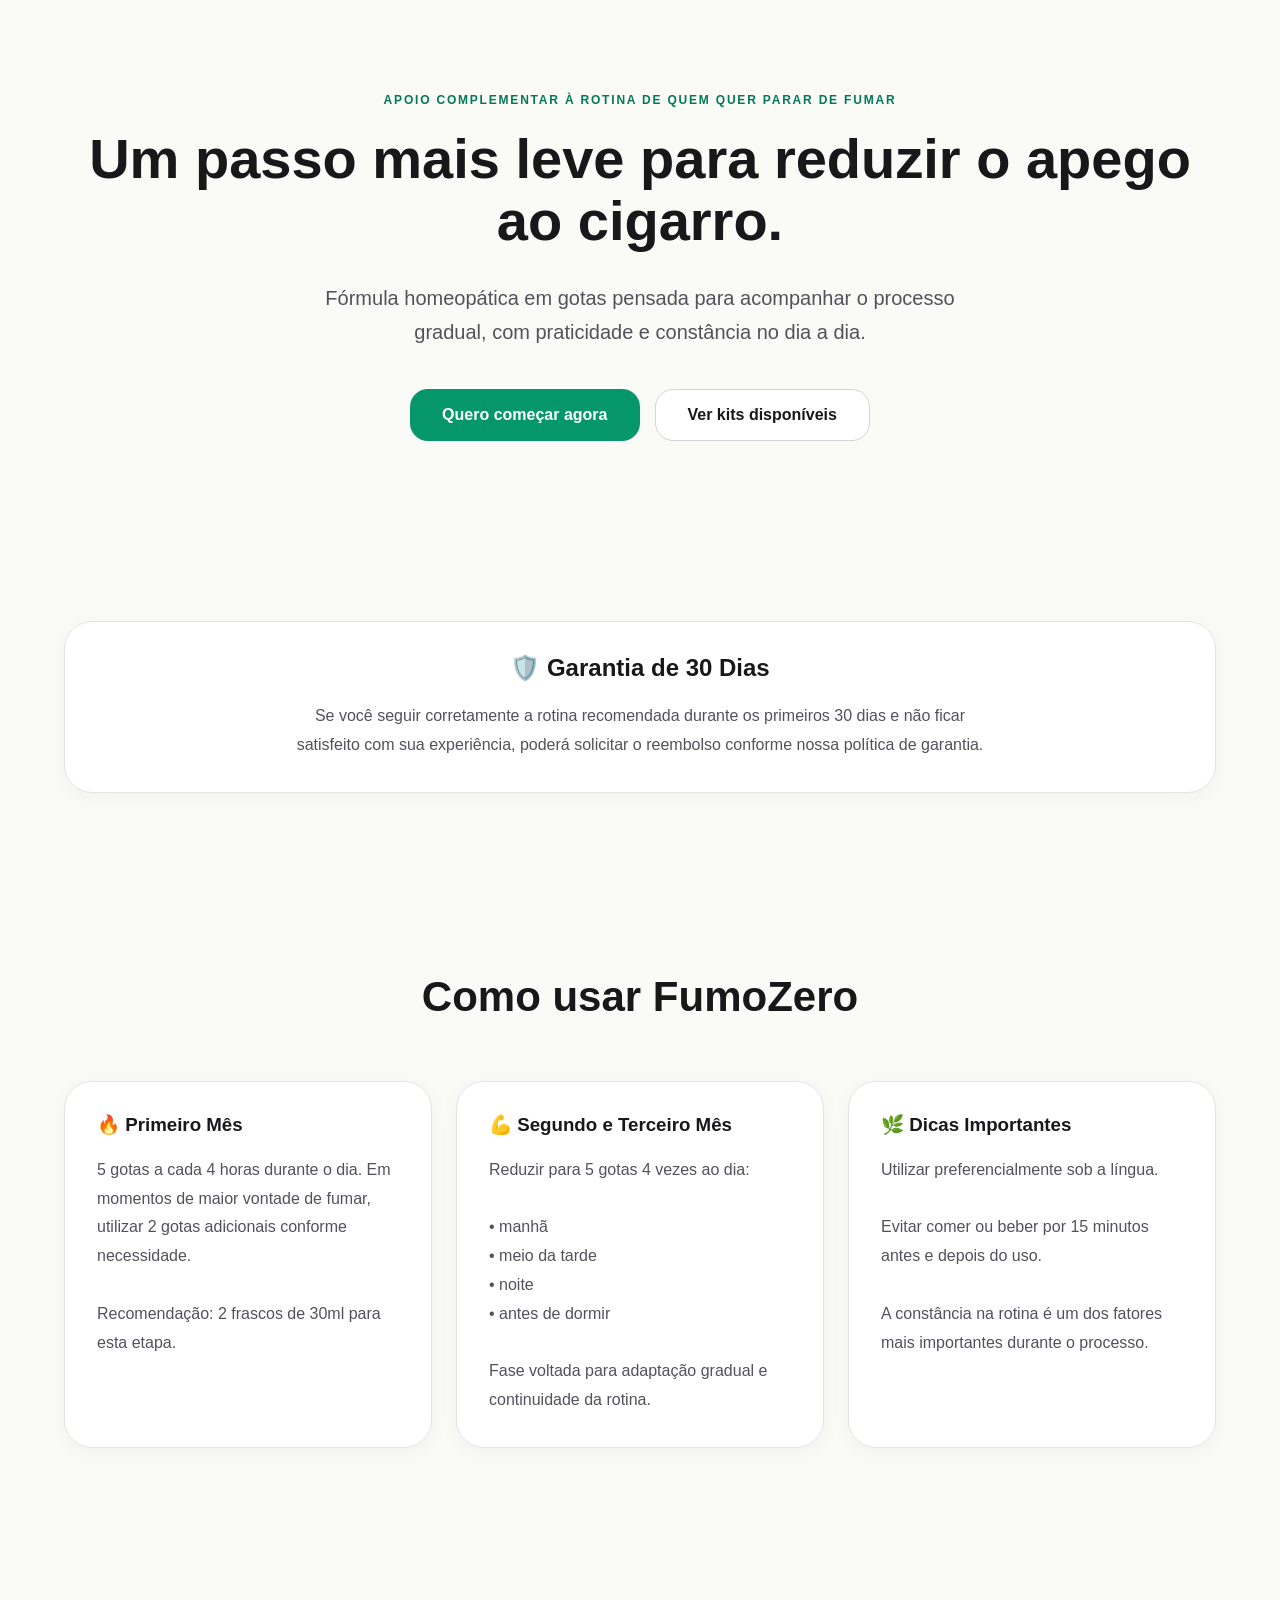
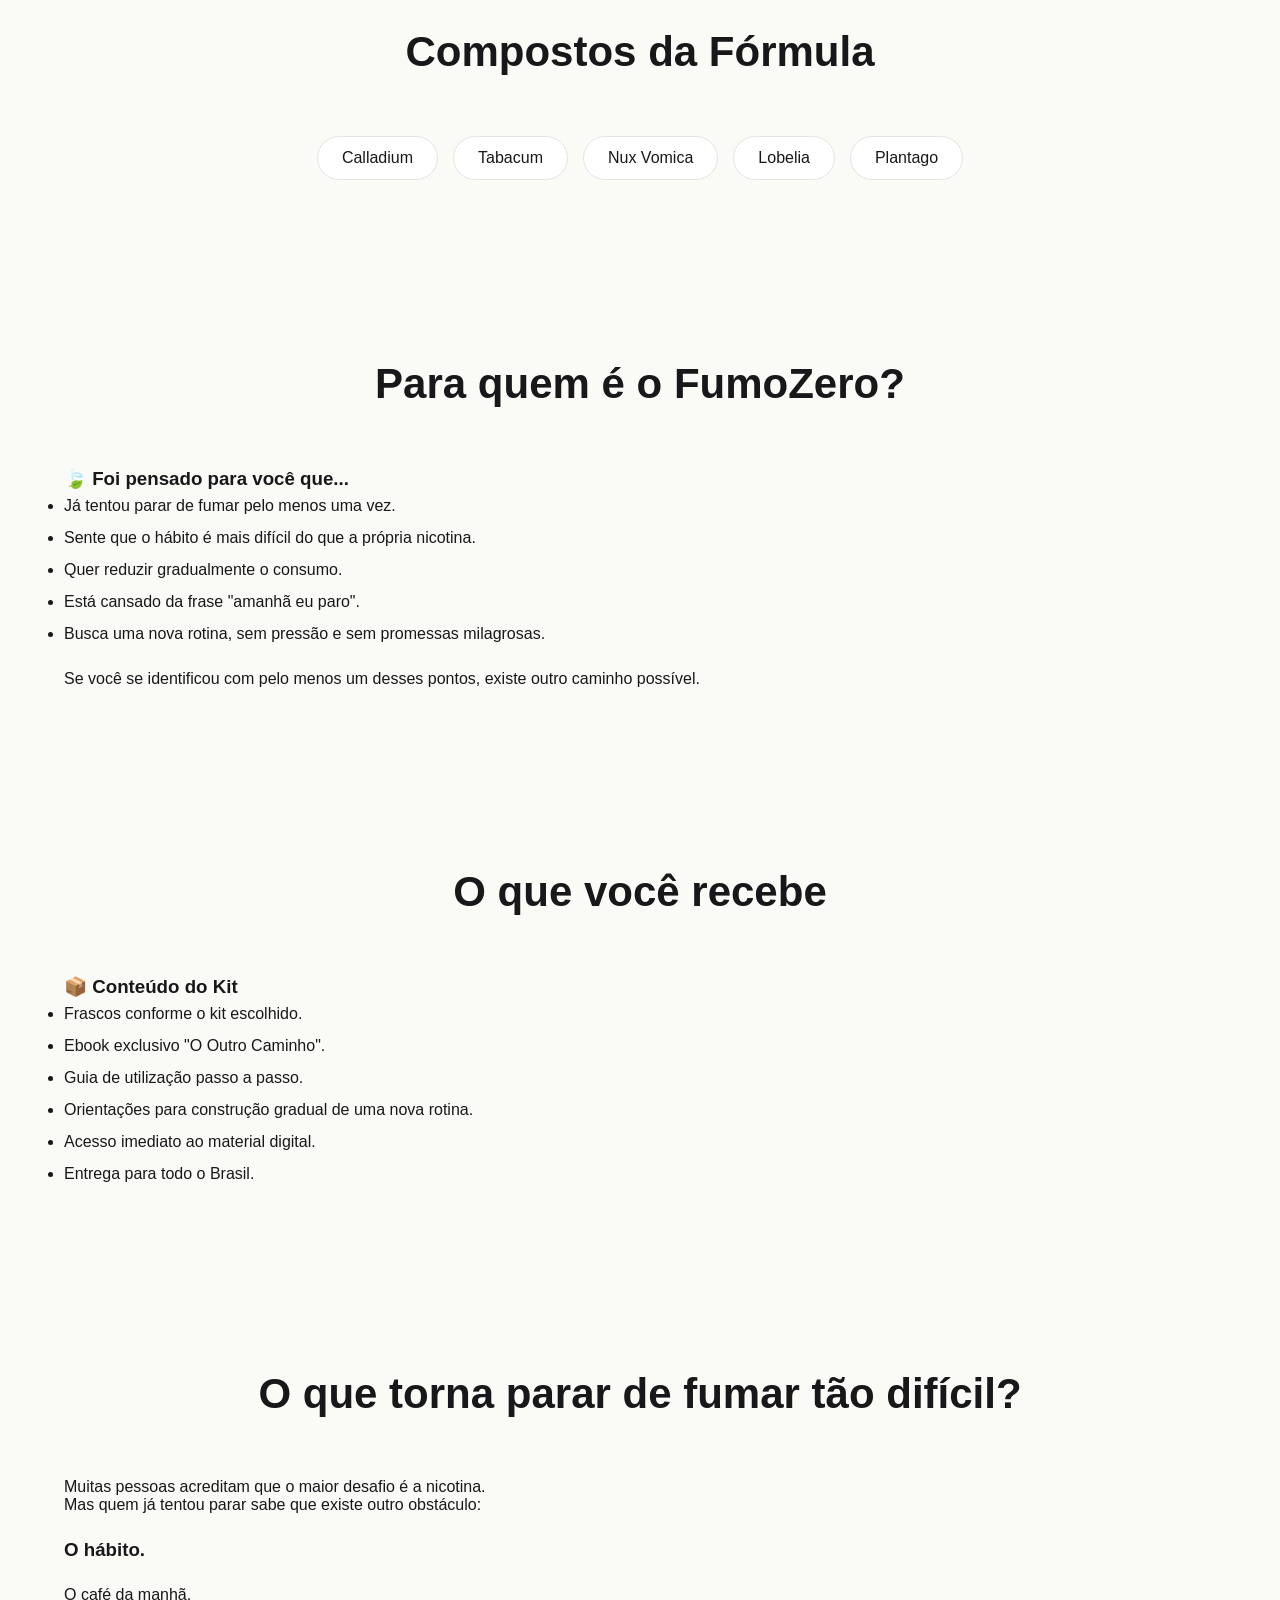
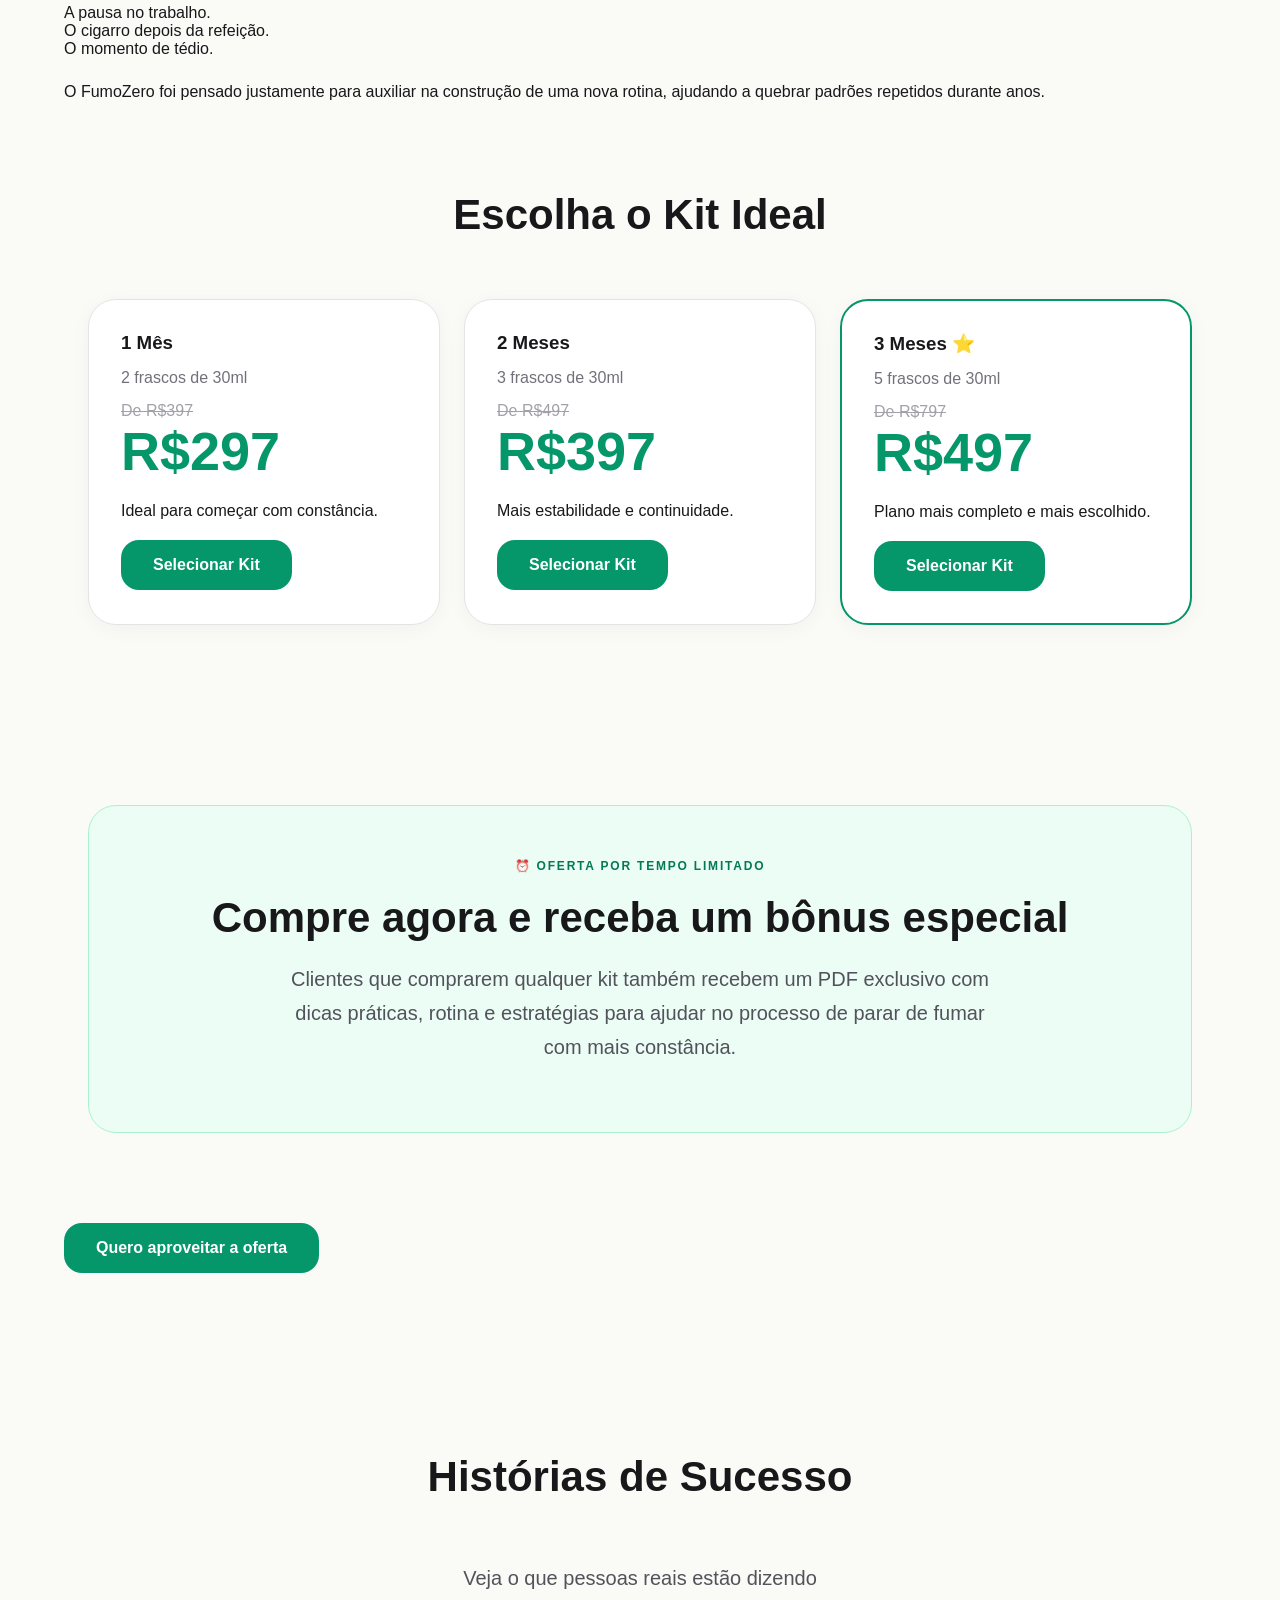
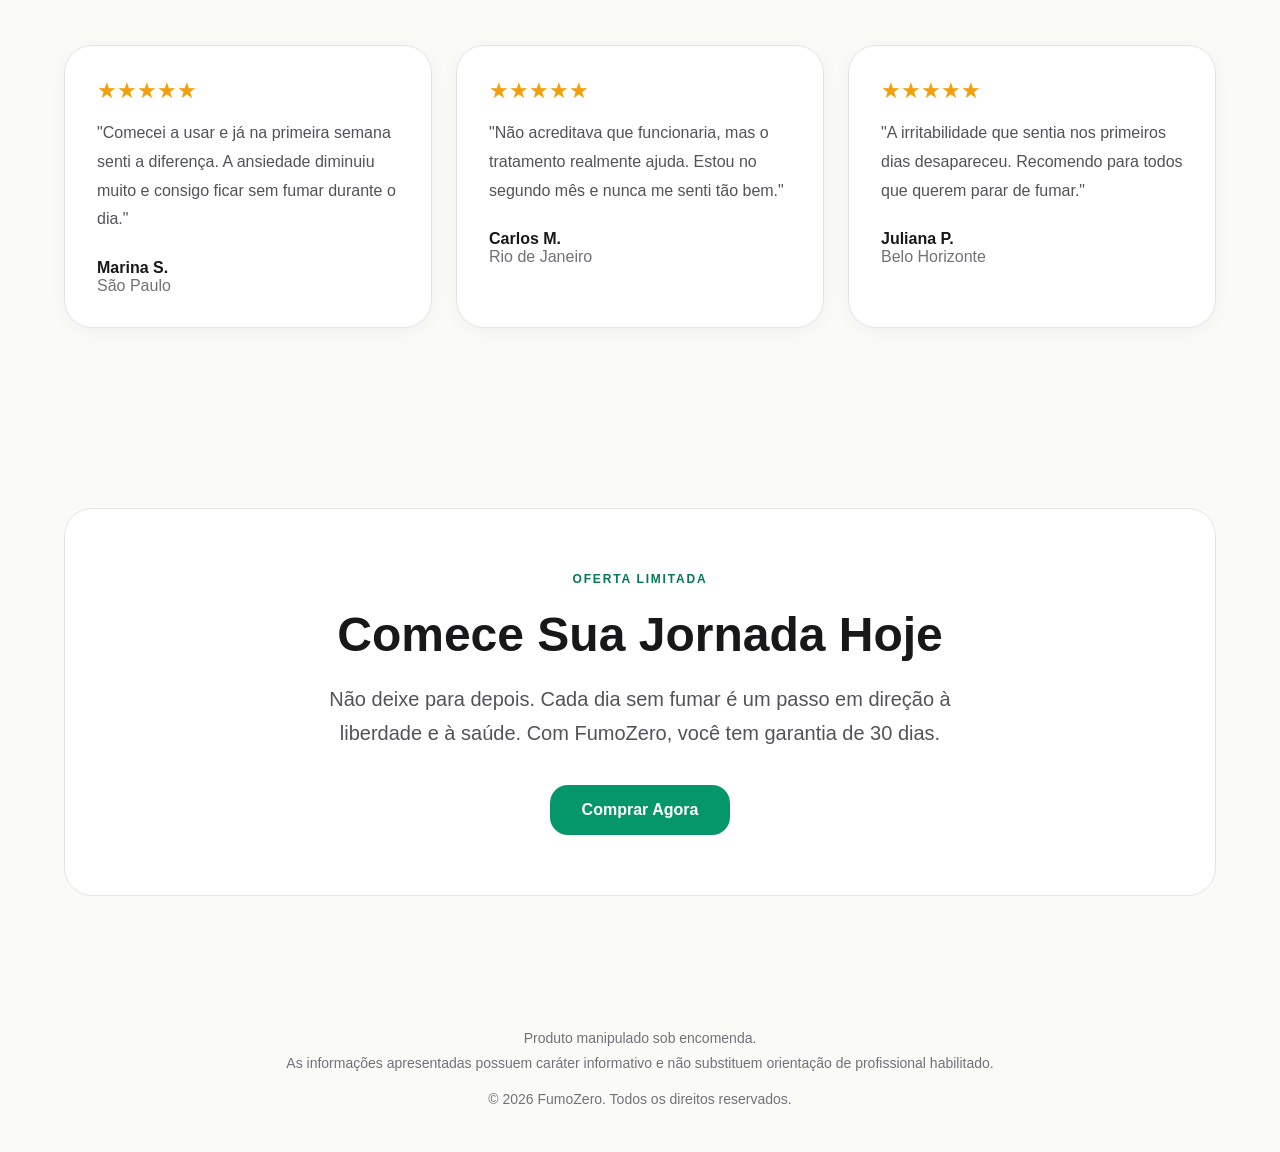
<file: index.html>
<!DOCTYPE html>
<html lang="pt-BR">

<head><!-- Meta Pixel Code -->
<script>
!function(f,b,e,v,n,t,s)
{if(f.fbq)return;n=f.fbq=function(){n.callMethod?
n.callMethod.apply(n,arguments):n.queue.push(arguments)};
if(!f._fbq)f._fbq=n;n.push=n;n.loaded=!0;n.version='2.0';
n.queue=[];t=b.createElement(e);t.async=!0;
t.src=v;s=b.getElementsByTagName(e)[0];
s.parentNode.insertBefore(t,s)}(window, document,'script',
'https://connect.facebook.net/en_US/fbevents.js');
fbq('init', '27185565091072497');
fbq('track', 'PageView');
</script>
<noscript><img height="1" width="1" style="display:none"
src="https://www.facebook.com/tr?id=27185565091072497&ev=PageView&noscript=1"
/></noscript>
<!-- End Meta Pixel Code -->
  <meta charset="UTF-8">

  <title>FumoZero | Fórmula Homeopática Manipulada em Gotas</title>

  <meta
    name="description"
    content="FumoZero é uma fórmula homeopática manipulada em gotas desenvolvida para acompanhar a rotina de quem deseja reduzir o hábito de fumar."
  >

  <meta
    name="viewport"
    content="width=device-width, initial-scale=1.0"
  >

  <link rel="stylesheet" href="style.css">
</head>

<body>

  <!-- HERO -->
  <section class="section">
    <div class="container center">

      <p class="badge">
        Apoio complementar à rotina de quem quer parar de fumar
      </p>

      <h1 class="title" style="margin-top:20px;">
        Um passo mais leve para reduzir o apego ao cigarro.
      </h1>

      <p class="subtitle" style="margin-top:30px;">
        Fórmula homeopática em gotas pensada para acompanhar o processo gradual,
        com praticidade e constância no dia a dia.
      </p>

      <div style="margin-top:40px;display:flex;gap:15px;justify-content:center;flex-wrap:wrap;">

        <a href="#pricing" class="btn btn-primary">
          Quero começar agora
        </a>

        <a href="#pricing" class="btn btn-secondary">
          Ver kits disponíveis
        </a>

      </div>

    </div>
  </section>

  <!-- GARANTIA -->
  <section class="section">
    <div class="container">

      <div class="card center">

        <h2 style="margin-bottom:20px;">
          🛡️ Garantia de 30 Dias
        </h2>

        <p style="max-width:700px;margin:auto;line-height:1.8;color:#52525b;">
          Se você seguir corretamente a rotina recomendada durante os primeiros
          30 dias e não ficar satisfeito com sua experiência, poderá solicitar
          o reembolso conforme nossa política de garantia.
        </p>

      </div>

    </div>
  </section>

  <!-- COMO USAR -->
  <section class="section">

    <div class="container">

      <h2 class="section-title">
        Como usar FumoZero
      </h2>

      <div class="cards">

        <div class="card">
          <h3 style="margin-bottom:20px;">
            🔥 Primeiro Mês
          </h3>

          <p style="line-height:1.8;color:#52525b;">
            5 gotas a cada 4 horas durante o dia.
            Em momentos de maior vontade de fumar,
            utilizar 2 gotas adicionais conforme necessidade.

            <br><br>

            Recomendação:
            2 frascos de 30ml para esta etapa.
          </p>
        </div>

        <div class="card">

          <h3 style="margin-bottom:20px;">
            💪 Segundo e Terceiro Mês
          </h3>

          <p style="line-height:1.8;color:#52525b;">
            Reduzir para 5 gotas 4 vezes ao dia:

            <br><br>

            • manhã<br>
            • meio da tarde<br>
            • noite<br>
            • antes de dormir

            <br><br>

            Fase voltada para adaptação gradual
            e continuidade da rotina.
          </p>

        </div>

        <div class="card">

          <h3 style="margin-bottom:20px;">
            🌿 Dicas Importantes
          </h3>

          <p style="line-height:1.8;color:#52525b;">
            Utilizar preferencialmente sob a língua.

            <br><br>

            Evitar comer ou beber por 15 minutos antes e depois do uso.

            <br><br>

            A constância na rotina é um dos fatores mais importantes durante o processo.
          </p>

        </div>

      </div>

    </div>

  </section><!-- COMPOSTOS -->
<section class="section">

  <div class="container center">

    <h2 class="section-title">
      Compostos da Fórmula
    </h2>

    <div class="compounds">

      <div class="tooltip compound-pill">
        Calladium
        <div class="tooltip-text">
          Apoio para irritabilidade e aversão ao tabaco.
        </div>
      </div>

      <div class="tooltip compound-pill">
        Tabacum
        <div class="tooltip-text">
          Auxílio no processo gradual e redução do desejo.
        </div>
      </div>

      <div class="tooltip compound-pill">
        Nux Vomica
        <div class="tooltip-text">
          Usado para ansiedade, irritabilidade e rotina emocional.
        </div>
      </div>

      <div class="tooltip compound-pill">
        Lobelia
        <div class="tooltip-text">
          Apoio respiratório durante adaptação gradual.
        </div>
      </div>

      <div class="tooltip compound-pill">
        Plantago
        <div class="tooltip-text">
          Ajuda com garganta, muco e desconfortos comuns.
        </div>
      </div>

    </div>

  </div>

</section><!-- PARA QUEM É -->
<section class="section">
  <div class="container">

    <h2 class="section-title">
      Para quem é o FumoZero?
    </h2>

    <div class="info-box">

      <div class="info-box">
        <h3>🍃 Foi pensado para você que...</h3>

        <ul style="text-align:left; line-height:2;">
          <li>Já tentou parar de fumar pelo menos uma vez.</li>
          <li>Sente que o hábito é mais difícil do que a própria nicotina.</li>
          <li>Quer reduzir gradualmente o consumo.</li>
          <li>Está cansado da frase "amanhã eu paro".</li>
          <li>Busca uma nova rotina, sem pressão e sem promessas milagrosas.</li>
        </ul>

        <p style="margin-top:20px;">
          Se você se identificou com pelo menos um desses pontos,
          existe outro caminho possível.
        </p>

      </div>

    </div>

  </div>
</section><!-- O QUE VOCÊ RECEBE -->
<section class="section">
  <div class="container">

    <h2 class="section-title">
      O que você recebe
    </h2>

    <div class="info-box">

      <div class="info-box">
        <h3>📦 Conteúdo do Kit</h3>

        <ul style="text-align:left; line-height:2;">
          <li>Frascos conforme o kit escolhido.</li>
          <li>Ebook exclusivo "O Outro Caminho".</li>
          <li>Guia de utilização passo a passo.</li>
          <li>Orientações para construção gradual de uma nova rotina.</li>
          <li>Acesso imediato ao material digital.</li>
          <li>Entrega para todo o Brasil.</li>
        </ul>

      </div>

    </div>

  </div>
</section><!-- HABITO -->
<section class="section">
  <div class="container">

    <h2 class="section-title">
      O que torna parar de fumar tão difícil?
    </h2>

    <div class="info-box">

      <div class="info-box">

        <p>
          Muitas pessoas acreditam que o maior desafio é a nicotina.
        </p>

        <p>
          Mas quem já tentou parar sabe que existe outro obstáculo:
        </p>

        <h3 style="margin:25px 0;">
          O hábito.
        </h3>

        <p>
          O café da manhã.
        </p>

        <p>
          A pausa no trabalho.
        </p>

        <p>
          O cigarro depois da refeição.
        </p>

        <p>
          O momento de tédio.
        </p>

        <p style="margin-top:25px;">
          O FumoZero foi pensado justamente para auxiliar na construção
          de uma nova rotina, ajudando a quebrar padrões repetidos
          durante anos.
        </p>

      </div>

    </div>

<!-- KITS -->
<section id="pricing" class="section">

  <div class="container">

    <h2 class="section-title">
      Escolha o Kit Ideal
    </h2>

    <div class="cards">

      <div class="card">

        <h3>1 Mês</h3>

        <p style="margin:15px 0;color:#71717a;">
          2 frascos de 30ml
        </p>

        <p class="old-price">
          De R$397
        </p>

        <p class="price">
          R$297
        </p>

        <p style="margin:20px 0;">
          Ideal para começar com constância.
        </p>

        <a href="https://fumo-zero.mycartpanda.com/checkout/210546547:1" class="btn btn-primary">
          Selecionar Kit
        </a>

      </div>

      <div class="card">

        <h3>2 Meses</h3>

        <p style="margin:15px 0;color:#71717a;">
          3 frascos de 30ml
        </p>

        <p class="old-price">
          De R$497
        </p>

        <p class="price">
          R$397
        </p>

        <p style="margin:20px 0;">
          Mais estabilidade e continuidade.
        </p>

        <a href="https://fumo-zero.mycartpanda.com/checkout/210546548:1" class="btn btn-primary">
          Selecionar Kit
        </a>

      </div>

      <div class="card highlight">

        <h3>3 Meses ⭐</h3>

        <p style="margin:15px 0;color:#71717a;">
          5 frascos de 30ml
        </p>

        <p class="old-price">
          De R$797
        </p>

        <p class="price">
          R$497
        </p>

        <p style="margin:20px 0;">
          Plano mais completo e mais escolhido.
        </p>

        <a href="https://fumo-zero.mycartpanda.com/checkout/210546549:1" class="btn btn-primary">
          Selecionar Kit
        </a>

      </div>

    </div>

  </div>

</section>

<!-- BONUS -->
<section class="section">

  <div class="container">

    <div class="offer-box">

      <p class="badge">
        ⏰ Oferta por tempo limitado
      </p>

      <h2 style="margin:20px 0;font-size:42px;">
        Compre agora e receba um bônus especial
      </h2>

      <p class="subtitle">
        Clientes que comprarem qualquer kit também recebem um PDF exclusivo com dicas práticas, rotina e estratégias para ajudar no processo de parar de fumar com mais constância.
      </p>

      <br>


  </div>
</section>
      <a href="#pricing" class="btn btn-primary">
        Quero aproveitar a oferta
      </a>

    </div>

  </div>

</section><!-- DEPOIMENTOS -->
<section class="section">

  <div class="container">

    <h2 class="section-title">
      Histórias de Sucesso
    </h2>

    <p class="subtitle center" style="margin-bottom:50px;">
      Veja o que pessoas reais estão dizendo
    </p>

    <div class="cards">

      <div class="card">

        <div style="color:#f59e0b;font-size:22px;margin-bottom:15px;">
          ★★★★★
        </div>

        <p style="line-height:1.8;color:#52525b;">
          "Comecei a usar e já na primeira semana senti a diferença.
          A ansiedade diminuiu muito e consigo ficar sem fumar durante o dia."
        </p>

        <div style="margin-top:25px;">
          <strong>Marina S.</strong><br>
          <span style="color:#71717a;">São Paulo</span>
        </div>

      </div>

      <div class="card">

        <div style="color:#f59e0b;font-size:22px;margin-bottom:15px;">
          ★★★★★
        </div>

        <p style="line-height:1.8;color:#52525b;">
          "Não acreditava que funcionaria, mas o tratamento realmente ajuda.
          Estou no segundo mês e nunca me senti tão bem."
        </p>

        <div style="margin-top:25px;">
          <strong>Carlos M.</strong><br>
          <span style="color:#71717a;">Rio de Janeiro</span>
        </div>

      </div>

      <div class="card">

        <div style="color:#f59e0b;font-size:22px;margin-bottom:15px;">
          ★★★★★
        </div>

        <p style="line-height:1.8;color:#52525b;">
          "A irritabilidade que sentia nos primeiros dias desapareceu.
          Recomendo para todos que querem parar de fumar."
        </p>

        <div style="margin-top:25px;">
          <strong>Juliana P.</strong><br>
          <span style="color:#71717a;">Belo Horizonte</span>
        </div>

      </div>

    </div>

  </div>

</section>

<!-- CTA FINAL -->
<section class="section">

  <div class="container">

    <div class="cta-box">

      <p class="badge">
        Oferta Limitada
      </p>

      <h2 style="font-size:48px;margin:20px 0;">
        Comece Sua Jornada Hoje
      </h2>

      <p class="subtitle">
        Não deixe para depois. Cada dia sem fumar é um passo em direção à liberdade e à saúde.
        Com FumoZero, você tem garantia de 30 dias.
      </p>

      <div style="margin-top:35px;">

        <a href="#pricing" class="btn btn-primary">
          Comprar Agora
        </a>

      </div>

    </div>

  </div>

</section>

<!-- RODAPÉ -->
<footer class="footer">

  <p>
    Produto manipulado sob encomenda.
  </p>

  <p>
    As informações apresentadas possuem caráter informativo e não substituem orientação de profissional habilitado.
  </p>

  <p style="margin-top:10px;">
    © 2026 FumoZero. Todos os direitos reservados.
  </p>

</footer>

</body>

</html>
</file>
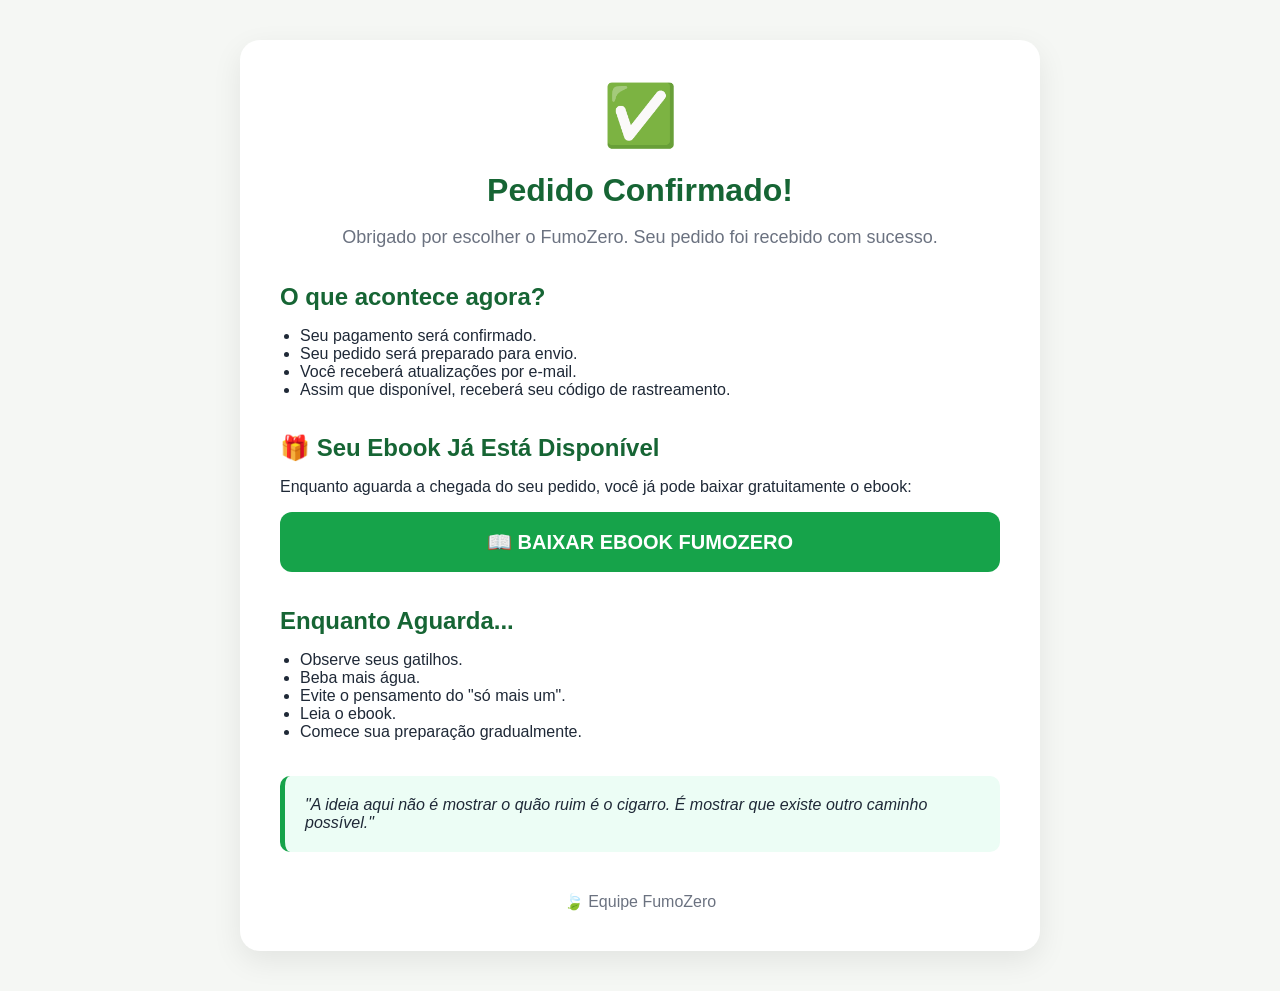
<file: obrigado.html>
<!DOCTYPE html>
<html lang="pt-BR">
<head><!-- Meta Pixel Code -->
<script>
!function(f,b,e,v,n,t,s)
{if(f.fbq)return;n=f.fbq=function(){n.callMethod?
n.callMethod.apply(n,arguments):n.queue.push(arguments)};
if(!f._fbq)f._fbq=n;n.push=n;n.loaded=!0;n.version='2.0';
n.queue=[];t=b.createElement(e);t.async=!0;
t.src=v;s=b.getElementsByTagName(e)[0];
s.parentNode.insertBefore(t,s)}(window, document,'script',
'https://connect.facebook.net/en_US/fbevents.js');
fbq('init', '27185565091072497');
fbq('track', 'PageView');
    fbq('track', 'Purchase', {
  value: 297,
  currency: 'BRL'
});    
</script>
<noscript><img height="1" width="1" style="display:none"
src="https://www.facebook.com/tr?id=27185565091072497&ev=PageView&noscript=1"
/></noscript>
<!-- End Meta Pixel Code -->
<meta charset="UTF-8">
<meta name="viewport" content="width=device-width, initial-scale=1.0">

<title>Pedido Confirmado | FumoZero</title>

<style>

body{
    margin:0;
    padding:0;
    background:#f5f7f4;
    font-family:Arial, Helvetica, sans-serif;
    color:#1f2937;
}

.container{
    max-width:800px;
    margin:auto;
    padding:40px 20px;
}

.card{
    background:white;
    padding:40px;
    border-radius:20px;
    box-shadow:0 10px 30px rgba(0,0,0,0.08);
}

.success{
    font-size:60px;
    text-align:center;
}

h1{
    text-align:center;
    color:#166534;
    margin-bottom:10px;
}

.subtitle{
    text-align:center;
    font-size:18px;
    color:#6b7280;
    margin-bottom:35px;
}

.section{
    margin-bottom:35px;
}

.section h2{
    color:#166534;
    margin-bottom:10px;
}

.download-btn{
    display:block;
    text-align:center;
    background:#16a34a;
    color:white;
    text-decoration:none;
    padding:18px;
    border-radius:12px;
    font-size:20px;
    font-weight:bold;
    transition:.3s;
}

.download-btn:hover{
    background:#15803d;
}

ul{
    padding-left:20px;
}

.footer{
    text-align:center;
    margin-top:40px;
    color:#6b7280;
}

.quote{
    background:#ecfdf5;
    border-left:5px solid #16a34a;
    padding:20px;
    border-radius:10px;
    font-style:italic;
}

</style>
</head>
<body>

<div class="container">

<div class="card">

<div class="success">✅</div>

<h1>Pedido Confirmado!</h1>

<p class="subtitle">
Obrigado por escolher o FumoZero.
Seu pedido foi recebido com sucesso.
</p>

<div class="section">
<h2>O que acontece agora?</h2>

<ul>
<li>Seu pagamento será confirmado.</li>
<li>Seu pedido será preparado para envio.</li>
<li>Você receberá atualizações por e-mail.</li>
<li>Assim que disponível, receberá seu código de rastreamento.</li>
</ul>
</div>

<div class="section">

<h2>🎁 Seu Ebook Já Está Disponível</h2>

<p>
Enquanto aguarda a chegada do seu pedido,
você já pode baixar gratuitamente o ebook:
</p>

<a class="download-btn"
href="https://fumozero.com/assets/ebook/FumoZero-O-Outro-Caminho.pdf"
target="_blank">

📖 BAIXAR EBOOK FUMOZERO

</a>

</div>

<div class="section">

<h2>Enquanto Aguarda...</h2>

<ul>
<li>Observe seus gatilhos.</li>
<li>Beba mais água.</li>
<li>Evite o pensamento do "só mais um".</li>
<li>Leia o ebook.</li>
<li>Comece sua preparação gradualmente.</li>
</ul>

</div>

<div class="quote">

"A ideia aqui não é mostrar o quão ruim é o cigarro.
É mostrar que existe outro caminho possível."

</div>

<div class="footer">

🍃 Equipe FumoZero

</div>

</div>

</div>

</body>
</html>
</file>
<file: style.css>
*{
  margin:0;
  padding:0;
  box-sizing:border-box;
}

html{
  scroll-behavior:smooth;
}

body{
  font-family:Arial, Helvetica, sans-serif;
  background:#FAFAF7;
  color:#18181b;
}

.container{
  max-width:1200px;
  margin:auto;
  padding:0 24px;
}

.section{
  padding:90px 0;
}

.btn{
  display:inline-flex;
  align-items:center;
  justify-content:center;
  padding:16px 32px;
  border-radius:18px;
  text-decoration:none;
  font-weight:700;
  transition:.3s;
}

.btn-primary{
  background:#059669;
  color:white;
}

.btn-primary:hover{
  opacity:.9;
  transform:translateY(-2px);
}

.btn-secondary{
  background:white;
  color:#18181b;
  border:1px solid #d4d4d8;
}

.btn-secondary:hover{
  border-color:#059669;
}

.title{
  font-size:56px;
  line-height:1.1;
  font-weight:800;
}

.subtitle{
  font-size:20px;
  color:#52525b;
  max-width:700px;
  margin:auto;
  line-height:1.7;
}

.section-title{
  font-size:42px;
  text-align:center;
  margin-bottom:60px;
}

.cards{
  display:grid;
  grid-template-columns:repeat(3,1fr);
  gap:24px;
}

.card{
  background:white;
  border:1px solid #e4e4e7;
  border-radius:28px;
  padding:32px;
  box-shadow:0 4px 20px rgba(0,0,0,.04);
}

.card:hover{
  transform:translateY(-4px);
}

.highlight{
  border:2px solid #059669;
}

.price{
  color:#059669;
  font-size:54px;
  font-weight:800;
}

.old-price{
  text-decoration:line-through;
  color:#a1a1aa;
}

.center{
  text-align:center;
}

.badge{
  display:inline-block;
  color:#047857;
  font-weight:700;
  letter-spacing:.15em;
  text-transform:uppercase;
  font-size:12px;
}

@media(max-width:900px){

  .cards{
    grid-template-columns:1fr;
  }

  .title{
    font-size:40px;
  }

  .section-title{
    font-size:32px;
  }

}.tooltip {
  position: relative;
  cursor: pointer;
}

.tooltip-text {
  display: none;
  position: absolute;
  left: 50%;
  transform: translateX(-50%);
  top: 120%;
  width: 260px;
  background: white;
  border: 1px solid #e4e4e7;
  border-radius: 16px;
  padding: 15px;
  box-shadow: 0 10px 25px rgba(0,0,0,.08);
  z-index: 100;
  font-size: 14px;
  line-height: 1.6;
}

.tooltip:hover .tooltip-text {
  display: block;
}

.compounds {
  display:flex;
  flex-wrap:wrap;
  gap:15px;
  justify-content:center;
}

.compound-pill {
  background:white;
  border:1px solid #e4e4e7;
  border-radius:999px;
  padding:12px 24px;
}

.offer-box{
  background:#ecfdf5;
  border:1px solid #a7f3d0;
  border-radius:28px;
  padding:50px;
  text-align:center;
}

.cta-box{
  background:white;
  border:1px solid #e4e4e7;
  border-radius:28px;
  padding:60px;
  text-align:center;
}

.footer{
  text-align:center;
  padding:40px 20px;
  color:#71717a;
  font-size:14px;
  line-height:1.8;
}
</file>
